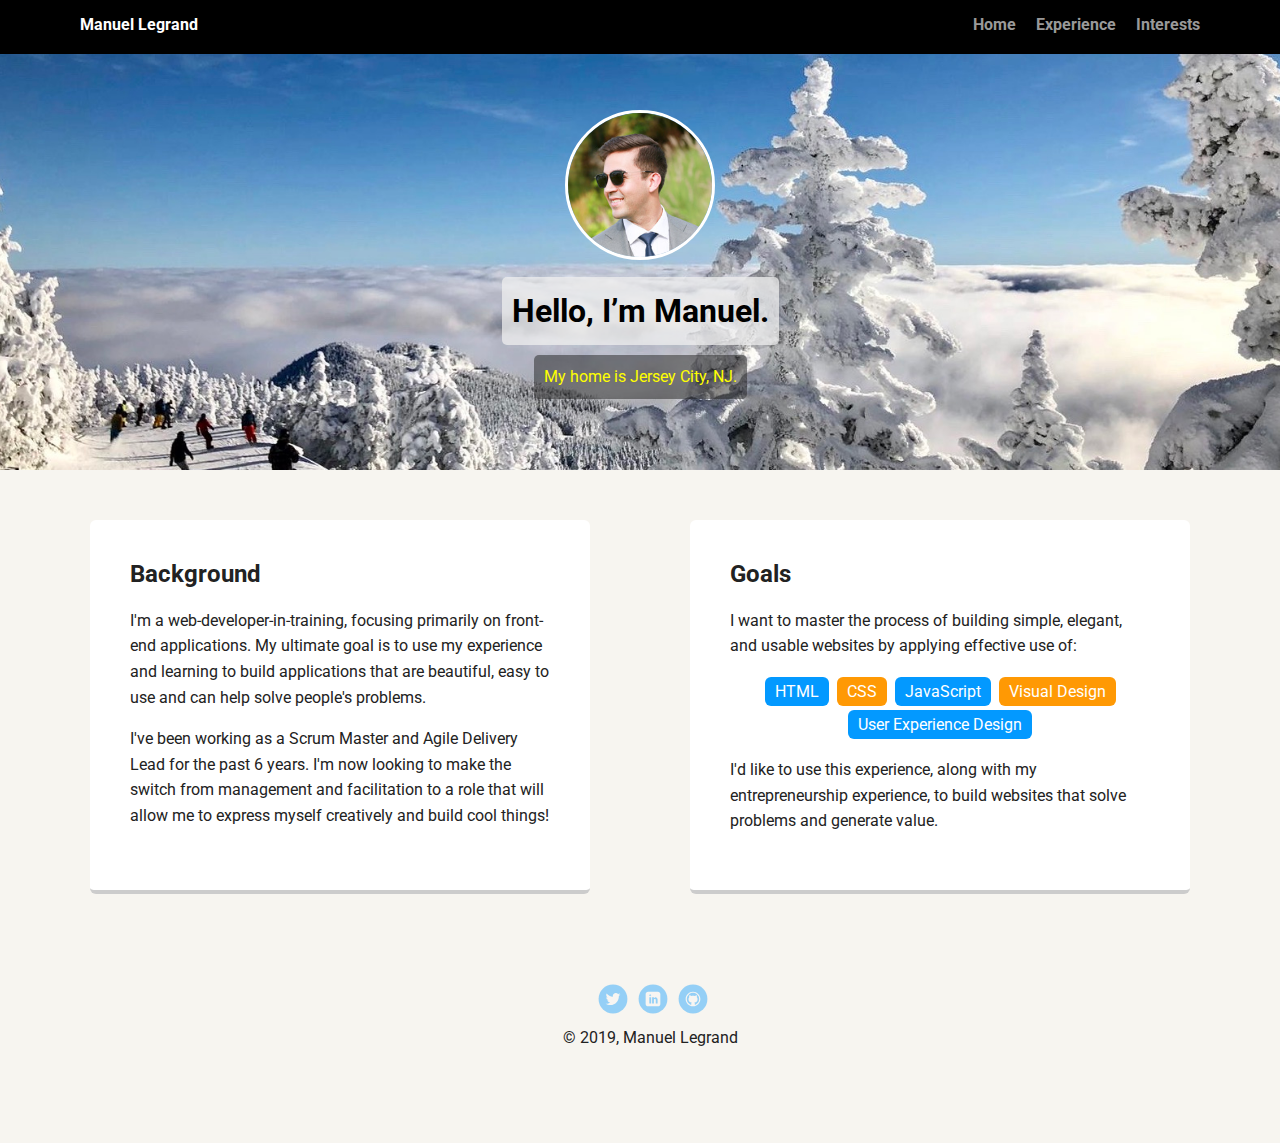
<file: index.html>
<!doctype html>
<html lang="en">
<head>
  <meta charset="utf-8">
  <title>Manuel Legrand's Profile</title>
  <meta name="viewport" content="width=device-width, initial-scale=1.0">
  <link rel="stylesheet" href="styles.css">
  <link href="https://fonts.googleapis.com/css?family=Muli%7CRoboto:400,300,500,700,900" rel="stylesheet"></head>
  <body>

    <nav>
        <ul class="nav">
          <li class="name">Manuel Legrand</li>
          <li><a href="index.html">Home</a></li>
          <li><a href="experience.html">Experience</a></li>
          <li><a href="interests.html">Interests</a></li>
        </ul>
      </nav>

    <header>
      <img class="profile-image" src="images/profile-pic.jpeg" alt="Manuel Legrand looking classy.">
      <h1 class="tag name">Hello, I’m Manuel.</h1>
      <p class="tag location">My home is Jersey City, NJ.</p>
    </header>

    <main class="flex">
      <section class="card">
        <h2>Background</h2>
        <p>I'm a web-developer-in-training, focusing primarily on front-end applications. My ultimate goal is to use my experience and learning to build applications that are beautiful, easy to use and can help solve people's problems.</p>
        <p>I've been working as a Scrum Master and Agile Delivery Lead for the past 6 years. I'm now looking to make the switch from management and facilitation to a role that will allow me to express myself creatively and build cool things!</p>
      </section> 

      <section class="card">
        <h2>Goals</h2>
        <p>I want to master the process of building simple, elegant, and usable websites by applying effective use of:</p>
        <ul class="skills">
          <li>HTML</li>
          <li>CSS</li>
          <li>JavaScript</li>
          <li>Visual Design</li>
          <li>User Experience Design</li>
        </ul>
        <p>I'd like to use this experience, along with my entrepreneurship experience, to build websites that solve problems and generate value.</p>
      </section> 

    </main>
    <footer>
      <ul>
        <li><a href="https://twitter.com/legranster" class="social twitter">Twitter</a></li>
        <li><a href="https://www.linkedin.com/in/manuel-i-legrand/" class="social linkedin">LinkedIn</a></li>
        <li><a href="https://github.com/legranster" class="social github">Github</a></li>
      </ul>
      <p class="copyright">&copy; 2019, Manuel Legrand</p>
    </footer>
  </body>
  </html>
</file>
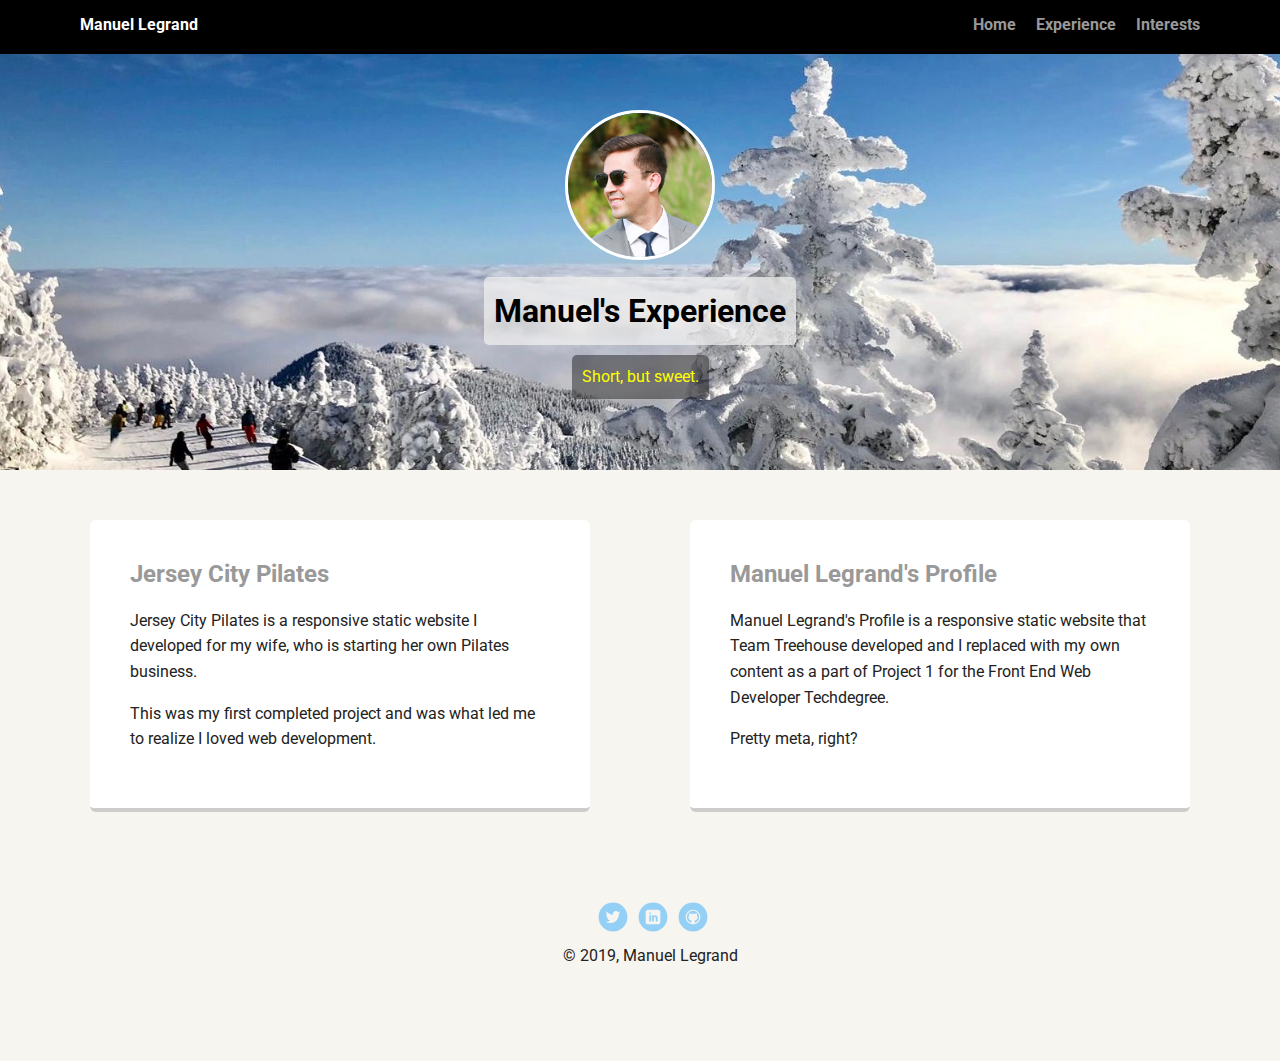
<file: experience.html>
<!doctype html>
<html lang="en">
<head>
  <meta charset="utf-8">
  <title>Manuel Legrand | Experience</title>
  <meta name="viewport" content="width=device-width, initial-scale=1.0">
  <link rel="stylesheet" href="styles.css">
  <link href="https://fonts.googleapis.com/css?family=Muli%7CRoboto:400,300,500,700,900" rel="stylesheet"></head>
  <body>

    <nav>
        <ul class="nav">
          <li class="name">Manuel Legrand</li>
          <li><a href="index.html">Home</a></li>
          <li><a href="experience.html">Experience</a></li>
          <li><a href="interests.html">Interests</a></li>
        </ul>
      </nav>

    <header>
      <img src="images/profile-pic.jpeg" alt="Manuel Legrand looking classy." class="profile-image">
      <h1 class="tag name">Manuel's Experience</h1>
      <p class="tag location">Short, but sweet.</p>
    </header>

    <main class="flex">
      <section class="card">
        <h2><a href="https://legranster.github.io/unit_9/index.html">Jersey City Pilates</a></h2>
        <p>Jersey City Pilates is a responsive static website I developed for my wife, who is starting her own Pilates business. </p>
        <p>This was my first completed project and was what led me to realize I loved web development.</p>
      </section> 

      <section class="card">
        <h2><a href="index.html">Manuel Legrand's Profile</a></h2>
        <p>Manuel Legrand's Profile is a responsive static website that Team Treehouse developed and I replaced with my own content as a part of Project 1 for the Front End Web Developer Techdegree.</p>
        <p>Pretty meta, right? </p>
      </section> 

    </main>
    <footer>
      <ul>
        <li><a href="https://twitter.com/legranster" class="social twitter">Twitter</a></li>
        <li><a href="https://www.linkedin.com/in/manuel-i-legrand/" class="social linkedin">LinkedIn</a></li>
        <li><a href="https://github.com/legranster" class="social github">Github</a></li>
      </ul>
      <p class="copyright">&copy; 2019, Manuel Legrand</p>
    </footer>
  </body>
  </html>
</file>
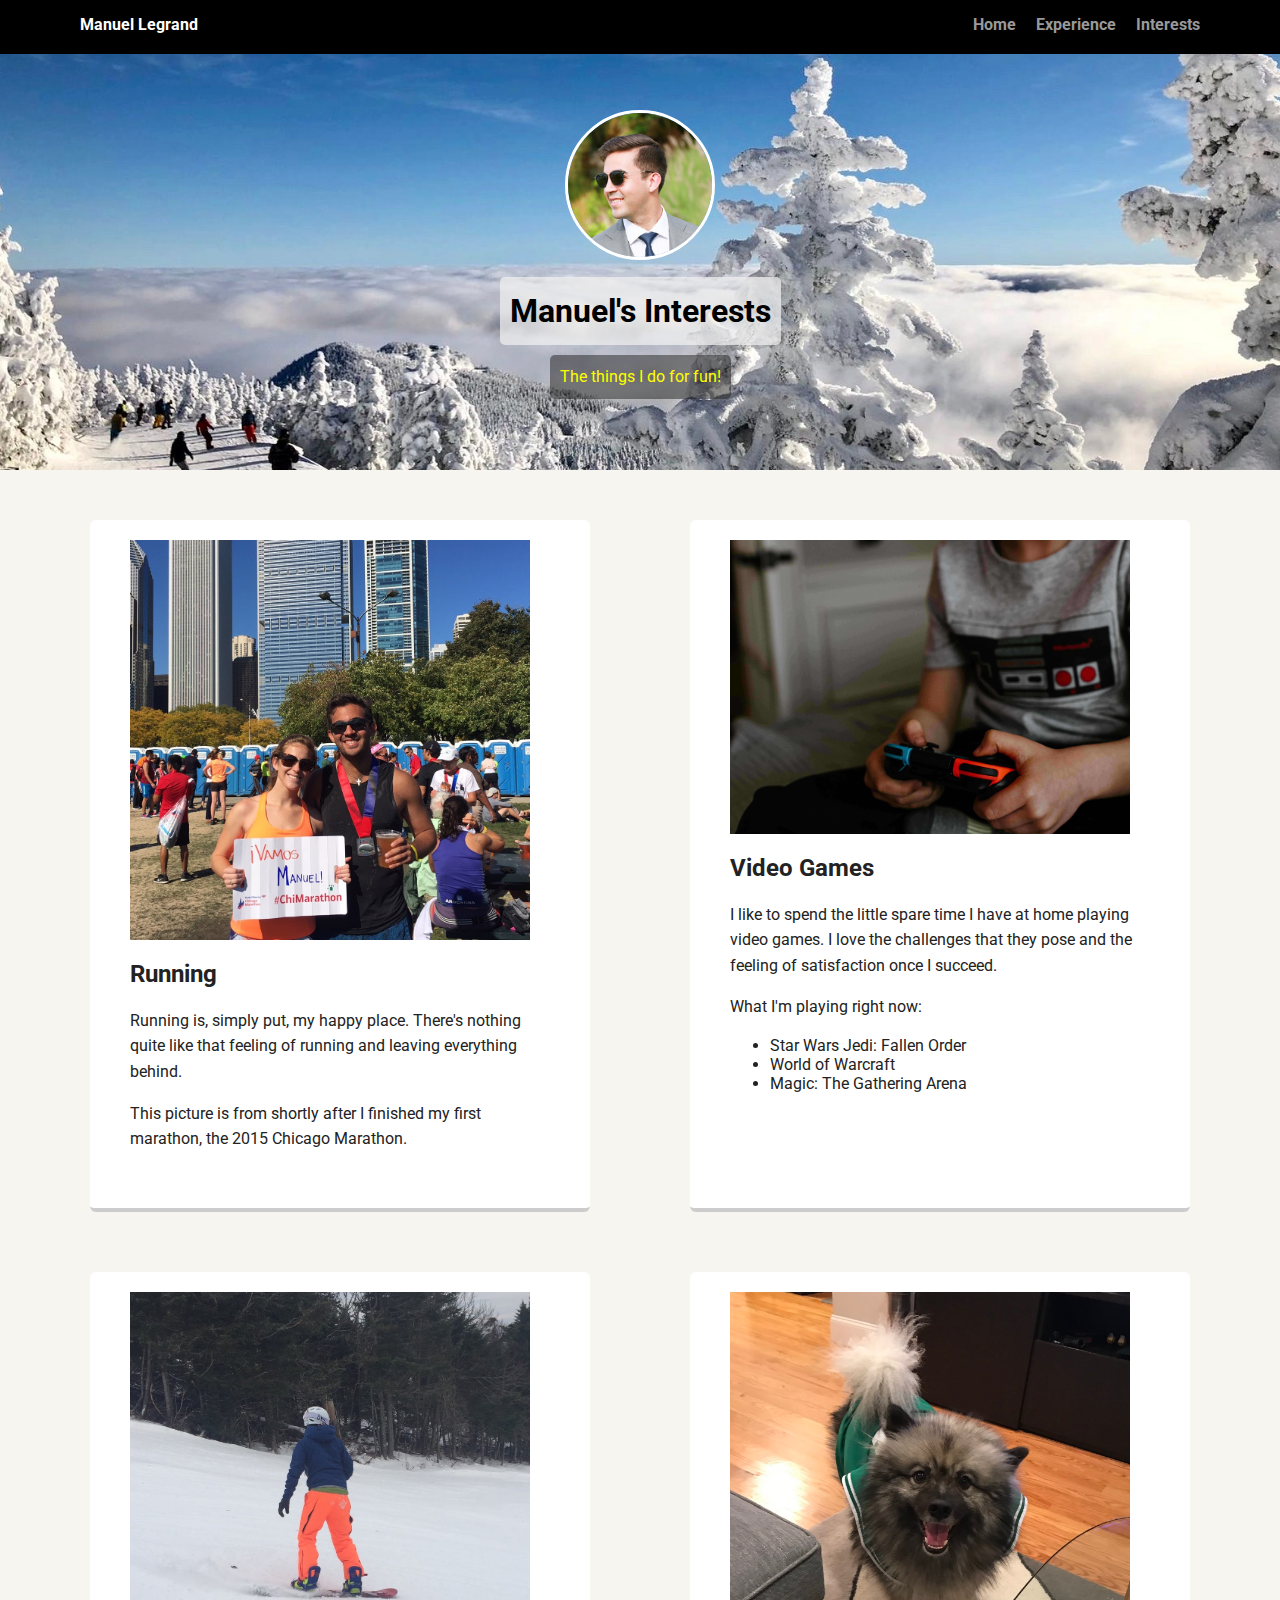
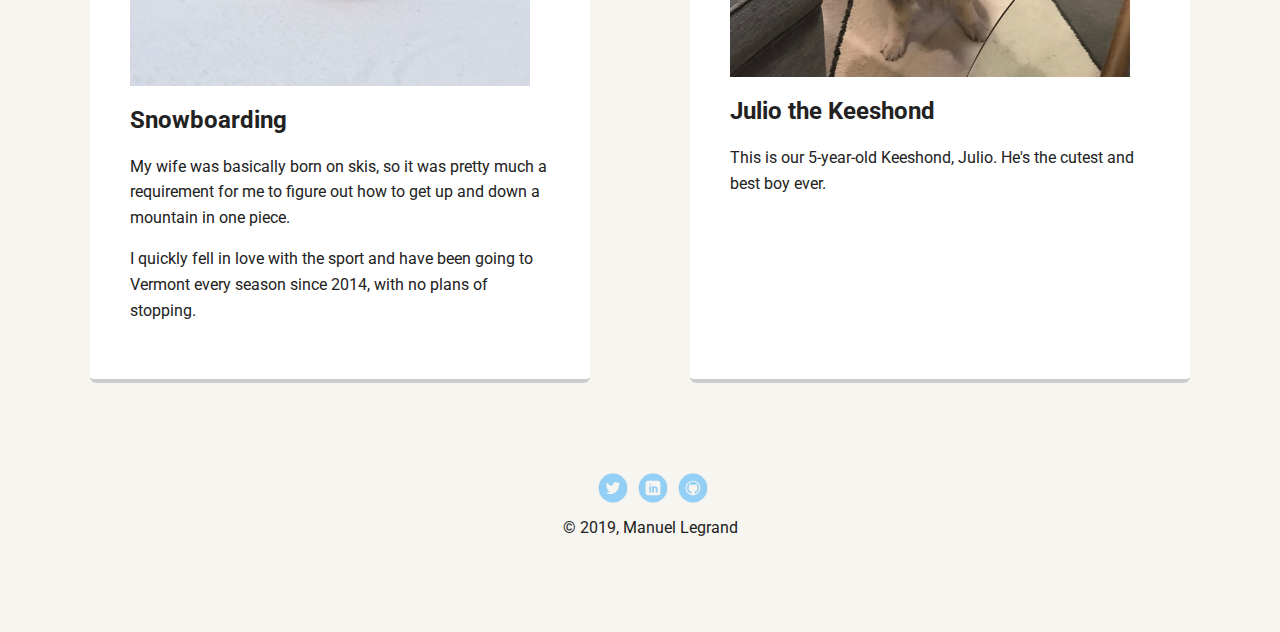
<file: interests.html>
<!doctype html>
<html lang="en">
<head>
  <meta charset="utf-8">
  <title>Manuel Legrand | Interests</title>
  <meta name="viewport" content="width=device-width, initial-scale=1.0">
  <link rel="stylesheet" href="styles.css">
  <link href="https://fonts.googleapis.com/css?family=Muli%7CRoboto:400,300,500,700,900" rel="stylesheet"></head>
  <body>

    <nav>
        <ul class="nav">
          <li class="name">Manuel Legrand</li>
          <li><a href="index.html">Home</a></li>
          <li><a href="experience.html">Experience</a></li>
          <li><a href="interests.html">Interests</a></li>
        </ul>
      </nav>

    <header>
      <img src="images/profile-pic.jpeg" alt="Manuel Legrand looking classy." class="profile-image">
      <h1 class="tag name">Manuel's Interests</h1>
      <p class="tag location">The things I do for fun!</p>
    </header>

    <main>
        <div class="flex">
            <section class="card">
                <img class="interests-image" src="images/running.JPG" alt="Manuel and his wife Veronica at the Chicago Marathon">
                <h2>Running</h2>
                <p>Running is, simply put, my happy place. There's nothing quite like that feeling of running and leaving everything behind.</p>
                <p>This picture is from shortly after I finished my first marathon, the 2015 Chicago Marathon.</p>
            </section> 

            <section class="card">
                <img class="interests-image" src="images/video-games.jpg" alt="Nintendo Switch Controller">
                <h2>Video Games</h2>
                <p>I like to spend the little spare time I have at home playing video games. I love the challenges that they pose and the feeling of satisfaction once I succeed.</p>
                <p>What I'm playing right now:</p>
                <ul>
                    <li>Star Wars Jedi: Fallen Order</li>
                    <li>World of Warcraft</li>
                    <li>Magic: The Gathering Arena</li>
                </ul>
              </section> 
          </div>
        <div class="flex">
            <section class="card">
                <img class="interests-image" src="images/snowboarding.JPG" alt="Manuel snowboarding in Killington">
                <h2>Snowboarding</h2>
                <p>My wife was basically born on skis, so it was pretty much a requirement for me to figure out how to get up and down a mountain in one piece.</p>
                <p>I quickly fell in love with the sport and have been going to Vermont every season since 2014, with no plans of stopping.</p>
            </section> 

            <section class="card">
                <img class="interests-image" src="images/julio.jpg" alt="Manuel's dog, Julio">
                <h2>Julio the Keeshond</h2>
                <p>This is our 5-year-old Keeshond, Julio. He's the cutest and best boy ever.</p>
            </section> 
          </div>

    </main>
    <footer>
      <ul>
        <li><a href="https://twitter.com/legranster" class="social twitter">Twitter</a></li>
        <li><a href="https://www.linkedin.com/in/manuel-i-legrand/" class="social linkedin">LinkedIn</a></li>
        <li><a href="https://github.com/legranster" class="social github">Github</a></li>
      </ul>
      <p class="copyright">&copy; 2019, Manuel Legrand</p>
    </footer>
  </body>
  </html>
</file>
<file: styles.css>
/* Global Layout Set-up */
* { 
  box-sizing: border-box;
}
  
body {
  margin: 0;
  padding: 0;
  text-align: center;
  font-family: 'Roboto', sans-serif;
  color: #222;
  background: #f7f5f0;
}
/* Link Styles */

a {
  text-decoration: none;
  color: #999;
}
a:hover {
  color: #6633ff;
}

/* Section Styles */

nav {
  width: 100%;
  background: black;
  min-height: 30px;
  padding: 10px;
  position: fixed;
  text-align: center;
}
.nav {
  display: flex;
  justify-content: space-around;
  font-weight: 700;
  list-style-type: none;
  margin: 0 auto;
  padding: 0;
}

.nav .name {
    display: block;
    margin-right: auto;
    color: white;
}
.nav li {
  padding: 5px 10px 10px 10px;
}
.nav a {
  transition: all .5s;
}
.nav a:hover {
  color: white
}

header {
  text-align: center;
  background: url('images/background-pic-2.jpeg') no-repeat top center ;
  background-size: cover;
  overflow: hidden;
  padding-top: 60px;
}
header {
  line-height: 1.5;
}
header .profile-image {
  margin-top: 50px;
  width: 150px;
  height: 150px;
  border-radius: 50%;
  border: 3px solid white;
  transition: all .5s;
}
header .profile-image:hover {
  transform: scale(1.2) rotate(360deg);
}
.tag {
  background-color: #efefefBF;
  color: black;
  padding: 10px;
  border-radius: 5px;
  display: table;
  margin: 10px auto;
} 
.location {
  background-color: #22222280;
  color: yellow;
}
.card {
  margin: 30px;
  padding: 20px 40px 40px;
  max-width: 500px;
  text-align: left;
  background: #fff;
  border-bottom: 4px solid #ccc;
  border-radius: 6px;
  transition: all .5s;
}
.card:hover {
  border-color: #ff99ff;
}

ul.skills {
  padding: 0;
  text-align: center;
}

.skills li {
  border-radius: 6px;
  display: inline-block;
  background: #ff9904;
  color: white;
  padding: 5px 10px;
  margin: 2px;
}

.skills li:nth-child(odd) {
  background: #0399ff;
}

footer {
  width: 100%;
  min-height: 30px;
  padding: 20px 0 40px 20px;
}

footer .copyright {
  top: -8px;
  font-size: .75em;
}

footer ul {
  list-style-type: none;
  margin: 0;
  padding: 0;
}

footer ul li {
  display: inline-block;
}

a.social {
  display: inline-block;
  text-indent: -9999px;
  margin-left: 5px;
  width: 30px;
  height: 30px;
  background-size: 30px 30px;
  opacity: .4;
  transition: all .5s;
}
a.twitter {
  background-image: url(images/twitter.svg);
}
a.linkedin {
  background-image: url(images/linkedin.svg);
}
a.github {
  background-image: url(images/github.svg);
}
a.social:hover {
  opacity: 1;
}
.clearfix {
  clear: both;
}
.interests-image{
  max-width:400px;
  display:none;
}

/* Styles for larger screens */
@media screen and (min-width: 720px) {
  
  .flex {
      display: -ms-flexbox;      /* TWEENER - IE 10 */
      display: flex; 
      max-width: 1200px;
      -ms-flex-pack: distribute;
      justify-content: space-around;
      margin: 0 auto;
  }

  header {
    min-height: 470px;
  }

  .nav {
    max-width: 1200px;
    padding: 0 30px;
  }


  main {
    padding-top: 20px;
  }

  main p {
    line-height: 1.6em;
  }

  footer {
    font-size: 1.3em;
    max-width: 1200px;
    margin: 40px auto;
  }

  .interests-image{
    display:block;
  }
}
</file>
